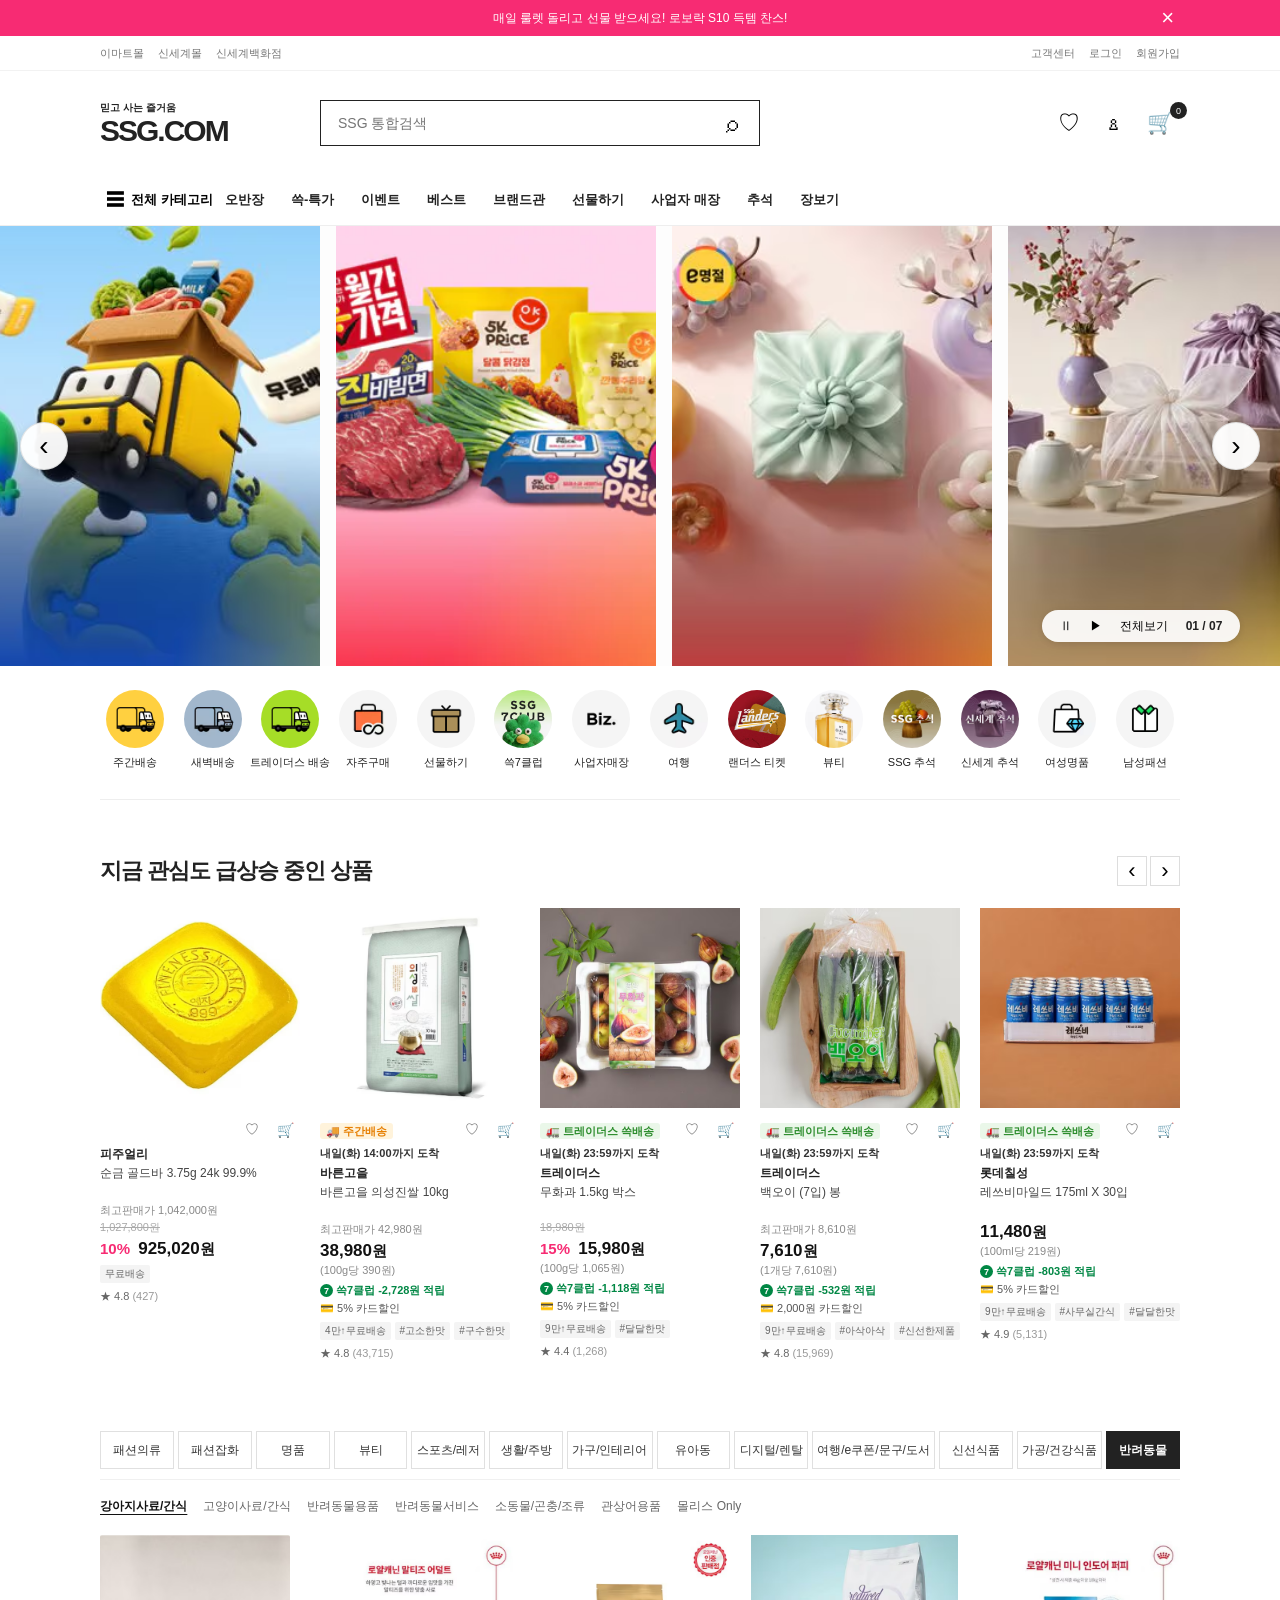
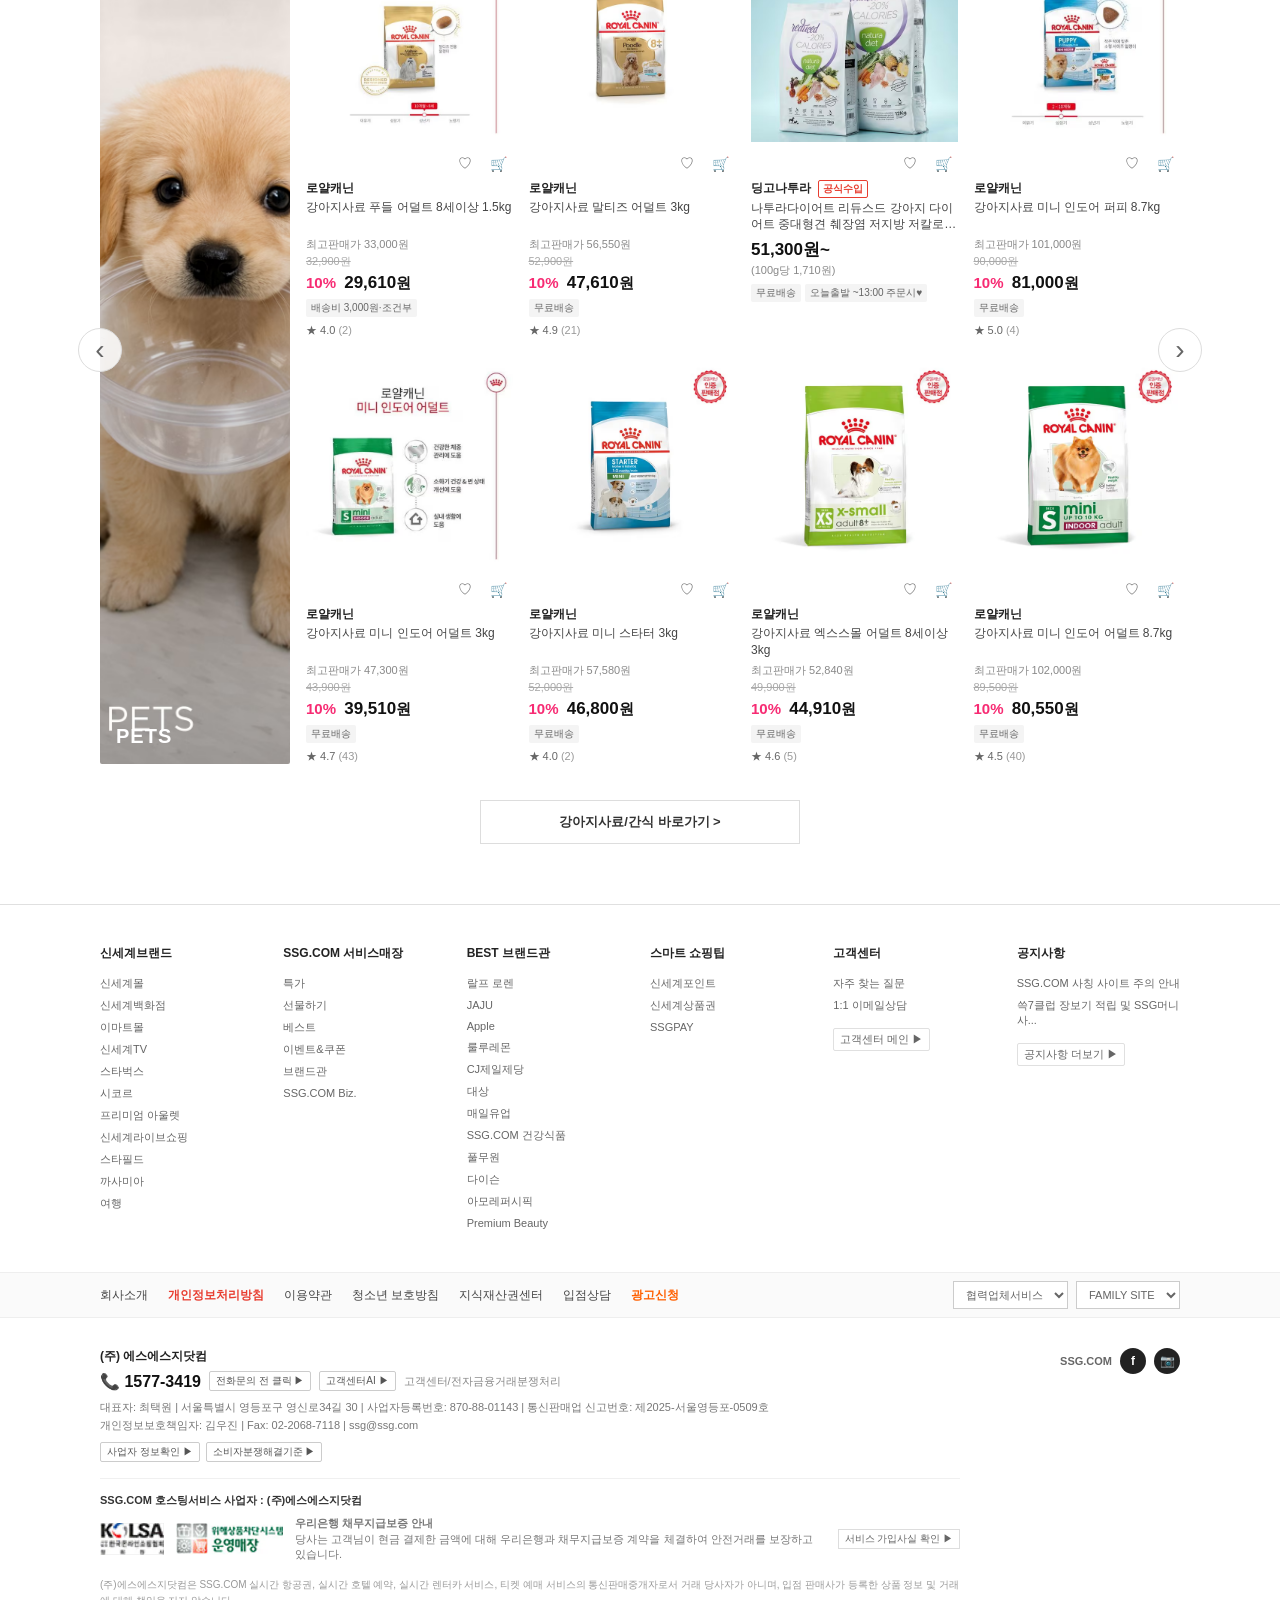
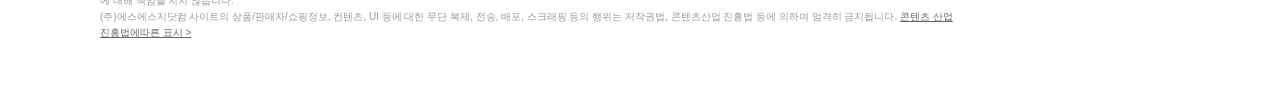
<file: index.html>
<!DOCTYPE html>
<html lang="ko">
<head>
  <meta charset="UTF-8">
  <meta name="viewport" content="width=device-width, initial-scale=1.0">
  <title>SSG.COM</title>
  <link rel="stylesheet" href="./css/reset.css">
  <link rel="stylesheet" href="./css/common.css">
  <link rel="stylesheet" href="./css/main.css">
</head>
<body>

  <!-- 상단 이벤트 띠 -->
  <div class="top-event">
    <div class="top-event-inner">
      <span>매일 룰렛 돌리고 선물 받으세요! 로보락 S10 득템 찬스!</span>
      <button type="button" id="topEventClose">×</button>
    </div>
  </div>

  <!-- 헤더 -->
  <header class="header">
    <div class="header-top">
      <div class="header-top-inner">
        <div class="brand-links">
          <a href="#">이마트몰</a>
          <a href="#">신세계몰</a>
          <a href="#">신세계백화점</a>
        </div>
        <div class="utility-links">
          <a href="#">고객센터</a>
          <a href="#">로그인</a>
          <a href="#">회원가입</a>
        </div>
      </div>
    </div>

    <div class="header-main">
      <div class="header-main-inner">
        <a href="#" class="logo">
          <span class="logo-small">믿고 사는 즐거움</span>
          <strong>SSG.COM</strong>
        </a>

        <form class="search-form" id="searchForm">
          <input type="search" id="searchInput" placeholder="SSG 통합검색" autocomplete="off">
          <button type="submit" aria-label="검색">
            <span class="search-icon">⌕</span>
          </button>
        </form>

        <div class="header-actions">
          <button type="button" aria-label="좋아요">♡</button>
          <button type="button" aria-label="마이페이지">♙</button>
          <button type="button" aria-label="장바구니">
            🛒
            <span class="cart-count">0</span>
          </button>
        </div>
      </div>
    </div>

    <!-- 메인 네비게이션 -->
    <nav class="main-nav">
      <div class="main-nav-inner">
        <button type="button" id="categoryButton" class="category-button">
          <span class="hamburger">☰</span>
          전체 카테고리
        </button>
        <div class="category-panel" id="categoryPanel"></div>
        <div class="nav-links" id="navLinks"></div>
      </div>
    </nav>
  </header>

  <main>
    <!-- 메인 배너 슬라이더 -->
    <section class="main-banner-section">
      <div class="banner-viewport" id="bannerViewport">
        <div class="banner-track" id="bannerTrack"></div>
      </div>

      <button type="button" class="banner-arrow banner-prev" id="bannerPrev" aria-label="이전 배너">‹</button>
      <button type="button" class="banner-arrow banner-next" id="bannerNext" aria-label="다음 배너">›</button>

      <div class="banner-control">
        <button type="button" id="bannerPause" aria-label="자동재생 일시정지">Ⅱ</button>
        <button type="button" id="bannerPlay" aria-label="자동재생 시작">▶</button>
        <button type="button" id="bannerAll">전체보기</button>
        <span id="bannerCounter" class="banner-counter">01 / 08</span>
      </div>
    </section>

    <!-- 빠른 메뉴 -->
    <section class="quick-section">
      <div class="quick-list" id="quickList"></div>
    </section>

    <!-- 관심도 급상승 상품 -->
    <section class="content-section">
      <div class="section-heading">
        <h2>지금 관심도 급상승 중인 상품</h2>
        <div class="section-arrows">
          <button type="button" id="productPrev">‹</button>
          <button type="button" id="productNext">›</button>
        </div>
      </div>

      <div class="product-viewport">
        <div class="product-track" id="productTrack"></div>
      </div>
    </section>

    <!-- 반려동물 / 카테고리 기획전 섹션 -->
    <section class="pet-section">
      <!-- 상단 고정 바 (Sticky Tab Bar) -->
      <div class="sticky-pet-header" id="stickyPetHeader">
        <div class="pet-tab-bar" id="petTabBar"></div>
      </div>

      <!-- 서브 카테고리 바 -->
      <div class="pet-subtab-bar" id="petSubTabBar"></div>

      <!-- 반려동물 상품 영역 (좌측 배너 + 우측 4x2 그리드) -->
      <div class="pet-content-wrap">
        <button type="button" class="pet-nav-arrow pet-nav-prev" aria-label="이전">‹</button>
        <button type="button" class="pet-nav-arrow pet-nav-next" aria-label="다음">›</button>

        <div class="pet-left-banner" id="petLeftBanner"></div>
        <div class="pet-product-grid" id="petProductGrid"></div>
      </div>

      <!-- 바로가기 버튼 링크 -->
      <div class="pet-more-btn-wrap">
        <a href="#" class="pet-more-btn">강아지사료/간식 바로가기 &gt;</a>
      </div>
    </section>
  </main>

  <!-- 하단 상세 푸터 -->
  <footer class="ssg-footer">
    <!-- 1. 사이트맵/서비스 링크 (6단 구성) -->
    <div class="footer-sitemap-wrap">
      <div class="footer-sitemap">
        <div class="sitemap-col">
          <h3>신세계브랜드</h3>
          <ul>
            <li><a href="#">신세계몰</a></li>
            <li><a href="#">신세계백화점</a></li>
            <li><a href="#">이마트몰</a></li>
            <li><a href="#">신세계TV</a></li>
            <li><a href="#">스타벅스</a></li>
            <li><a href="#">시코르</a></li>
            <li><a href="#">프리미엄 아울렛</a></li>
            <li><a href="#">신세계라이브쇼핑</a></li>
            <li><a href="#">스타필드</a></li>
            <li><a href="#">까사미아</a></li>
            <li><a href="#">여행</a></li>
          </ul>
        </div>

        <div class="sitemap-col">
          <h3>SSG.COM 서비스매장</h3>
          <ul>
            <li><a href="#">특가</a></li>
            <li><a href="#">선물하기</a></li>
            <li><a href="#">베스트</a></li>
            <li><a href="#">이벤트&amp;쿠폰</a></li>
            <li><a href="#">브랜드관</a></li>
            <li><a href="#">SSG.COM Biz.</a></li>
          </ul>
        </div>

        <div class="sitemap-col">
          <h3>BEST 브랜드관</h3>
          <ul>
            <li><a href="#">랄프 로렌</a></li>
            <li><a href="#">JAJU</a></li>
            <li><a href="#">Apple</a></li>
            <li><a href="#">룰루레몬</a></li>
            <li><a href="#">CJ제일제당</a></li>
            <li><a href="#">대상</a></li>
            <li><a href="#">매일유업</a></li>
            <li><a href="#">SSG.COM 건강식품</a></li>
            <li><a href="#">풀무원</a></li>
            <li><a href="#">다이슨</a></li>
            <li><a href="#">아모레퍼시픽</a></li>
            <li><a href="#">Premium Beauty</a></li>
          </ul>
        </div>

        <div class="sitemap-col">
          <h3>스마트 쇼핑팁</h3>
          <ul>
            <li><a href="#">신세계포인트</a></li>
            <li><a href="#">신세계상품권</a></li>
            <li><a href="#">SSGPAY</a></li>
          </ul>
        </div>

        <div class="sitemap-col">
          <h3>고객센터</h3>
          <ul>
            <li><a href="#">자주 찾는 질문</a></li>
            <li><a href="#">1:1 이메일상담</a></li>
          </ul>
          <a href="#" class="btn-footer-link">고객센터 메인 ▶</a>
        </div>

        <div class="sitemap-col">
          <h3>공지사항</h3>
          <ul>
            <li><a href="#">SSG.COM 사칭 사이트 주의 안내</a></li>
            <li><a href="#">쓱7클럽 장보기 적립 및 SSG머니 사...</a></li>
          </ul>
          <a href="#" class="btn-footer-link">공지사항 더보기 ▶</a>
        </div>
      </div>
    </div>

    <!-- 2. 하단 정책 링크 & 패밀리 사이트 -->
    <div class="footer-policy-wrap">
      <div class="footer-policy-inner">
        <ul class="policy-links">
          <li><a href="#">회사소개</a></li>
          <li><a href="#" class="text-point">개인정보처리방침</a></li>
          <li><a href="#">이용약관</a></li>
          <li><a href="#">청소년 보호방침</a></li>
          <li><a href="#">지식재산권센터</a></li>
          <li><a href="#">입점상담</a></li>
          <li><a href="#" class="text-orange">광고신청</a></li>
        </ul>

        <div class="family-select-wrap">
          <select aria-label="협력업체서비스">
            <option>협력업체서비스</option>
          </select>
          <select aria-label="FAMILY SITE">
            <option>FAMILY SITE</option>
          </select>
        </div>
      </div>
    </div>

    <!-- 3. 회사 사업자 정보 & 인증 마크 -->
    <div class="footer-company-wrap">
      <div class="footer-company-inner">
        <div class="company-info-left">
          <div class="company-name">(주) 에스에스지닷컴</div>
          <div class="cs-call-line">
            <strong class="cs-tel">📞 1577-3419</strong>
            <button type="button" class="btn-corp">전화문의 전 클릭 ▶</button>
            <button type="button" class="btn-corp">고객센터AI ▶</button>
            <span class="cs-desc">고객센터/전자금융거래분쟁처리</span>
          </div>
          <p class="corp-desc">
            대표자: 최택원 | 서울특별시 영등포구 영신로34길 30 | 사업자등록번호: 870-88-01143 | 통신판매업 신고번호: 제2025-서울영등포-0509호<br>
            개인정보보호책임자: 김우진 | Fax: 02-2068-7118 | ssg@ssg.com
          </p>
          <div class="corp-btns">
            <button type="button" class="btn-corp">사업자 정보확인 ▶</button>
            <button type="button" class="btn-corp">소비자분쟁해결기준 ▶</button>
          </div>

          <div class="safe-trade-line">
            <strong>SSG.COM 호스팅서비스 사업자 : (주)에스에스지닷컴</strong>
            <div class="safe-badges">
              <img src="./image/콜사.png" alt="한국온라인쇼핑협회" class="auth-img">
              <img src="./image/운영매장.png" alt="위해상품차단시스템" class="auth-img">
              <div class="safe-bank-text">
                <strong>우리은행 채무지급보증 안내</strong><br>
                당사는 고객님이 현금 결제한 금액에 대해 우리은행과 채무지급보증 계약을 체결하여 안전거래를 보장하고 있습니다.
              </div>
              <button type="button" class="btn-corp-small">서비스 가입사실 확인 ▶</button>
            </div>
          </div>

          <p class="copyright-notice">
            (주)에스에스지닷컴은 SSG.COM 실시간 항공권, 실시간 호텔 예약, 실시간 렌터카 서비스, 티켓 예매 서비스의 통신판매중개자로서 거래 당사자가 아니며, 입점 판매사가 등록한 상품 정보 및 거래에 대해 책임을 지지 않습니다.<br>
            (주)에스에스지닷컴 사이트의 상품/판매자/쇼핑정보, 컨텐츠, UI 등에 대한 무단 복제, 전송, 배포, 스크래핑 등의 행위는 저작권법, 콘텐츠산업 진흥법 등에 의하여 엄격히 금지됩니다. <span>콘텐츠 산업 진흥법에따른 표시 &gt;</span>
          </p>
        </div>

        <div class="company-info-right">
          <div class="sns-icons">
            <span class="sns-logo-text">SSG.COM</span>
            <a href="#" class="sns-circle" aria-label="Facebook">f</a>
            <a href="#" class="sns-circle" aria-label="Instagram">📷</a>
          </div>
        </div>
      </div>
    </div>
  </footer>

  <script type="module" src="./js/main.js"></script>
</body>
</html>
</file>
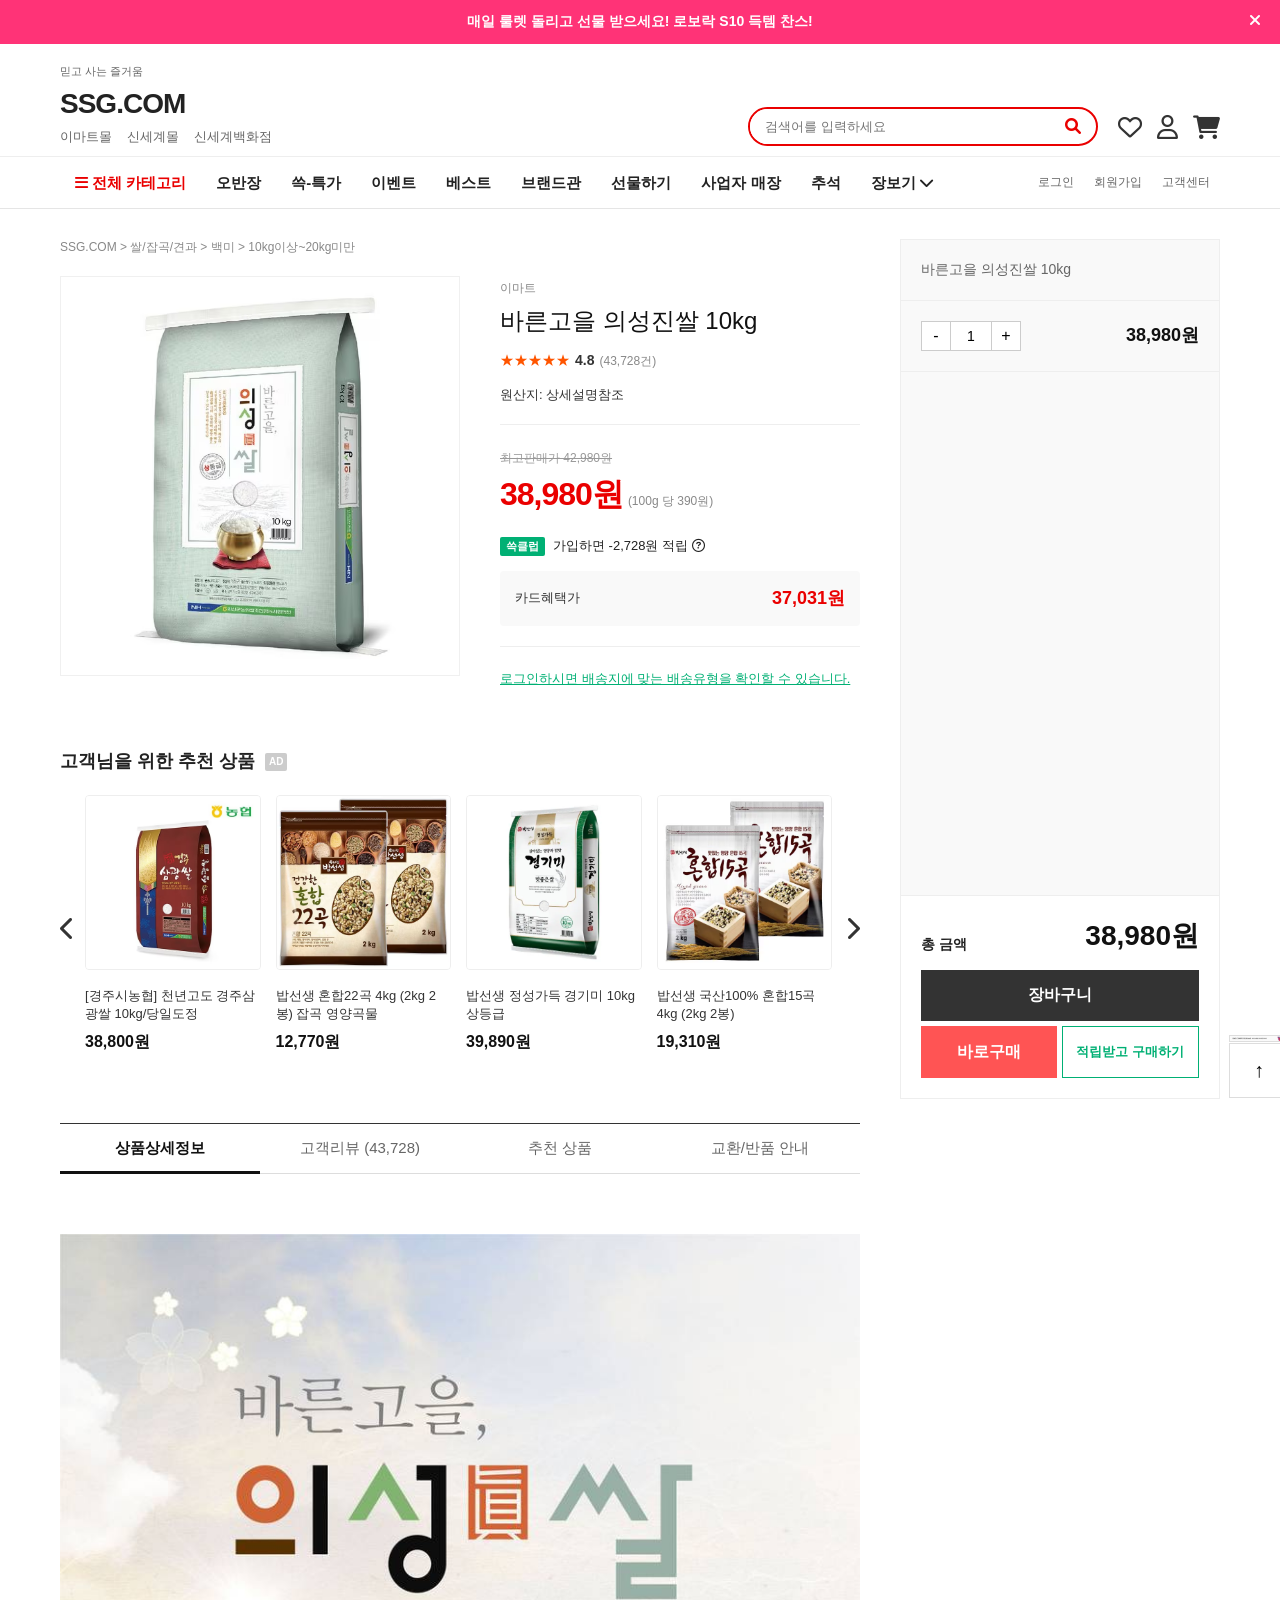
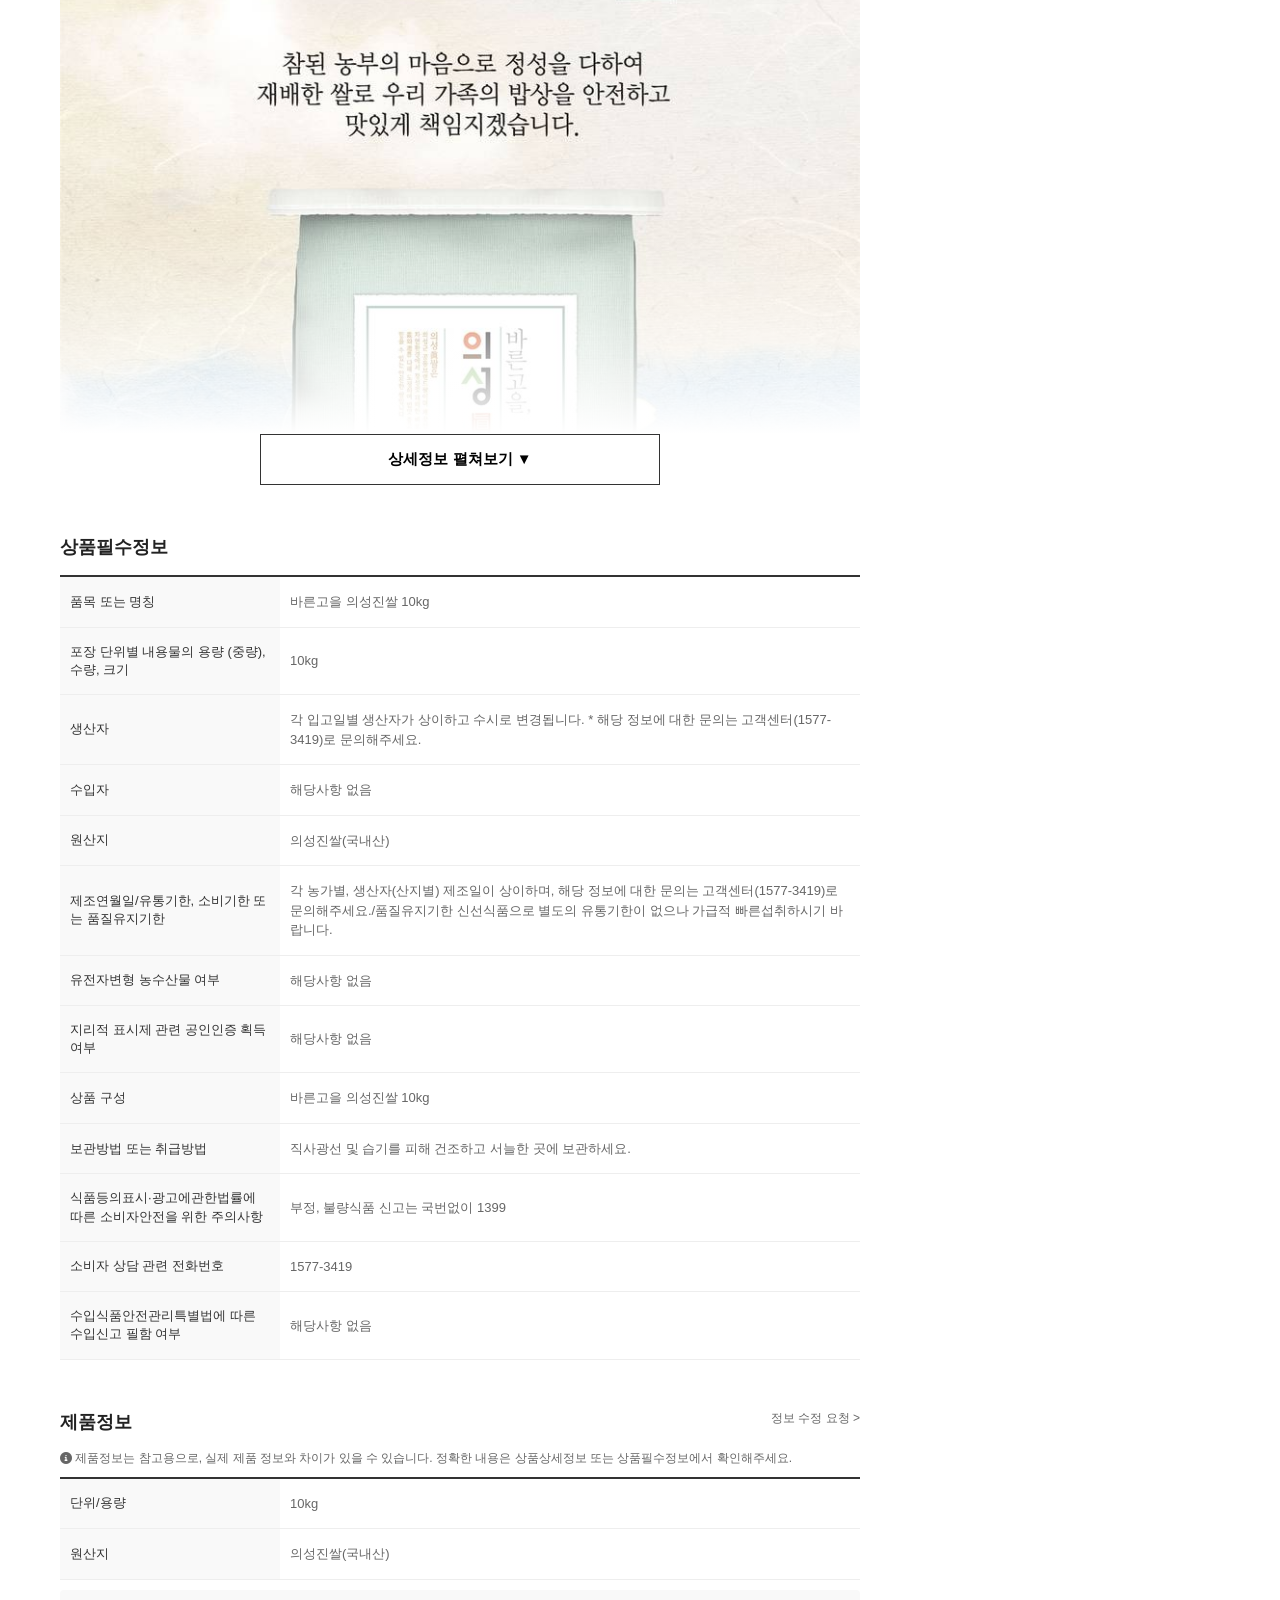
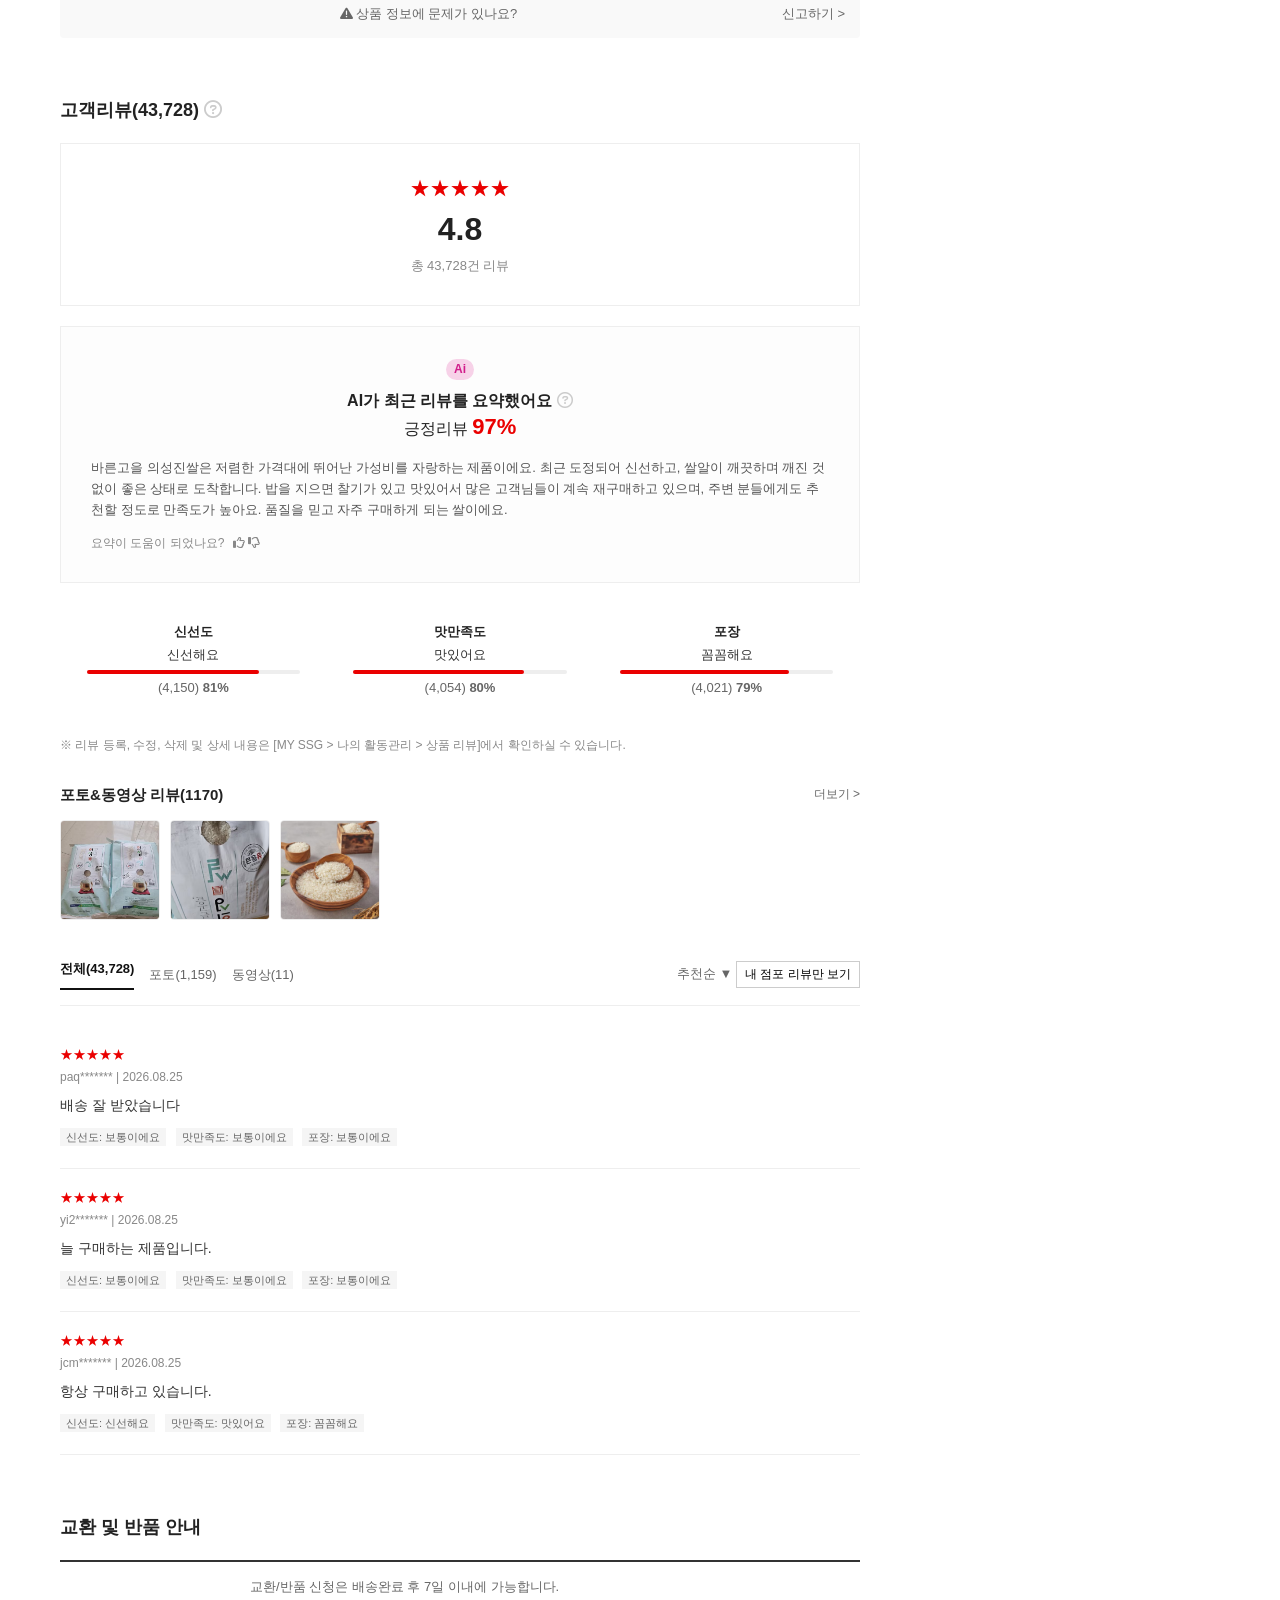
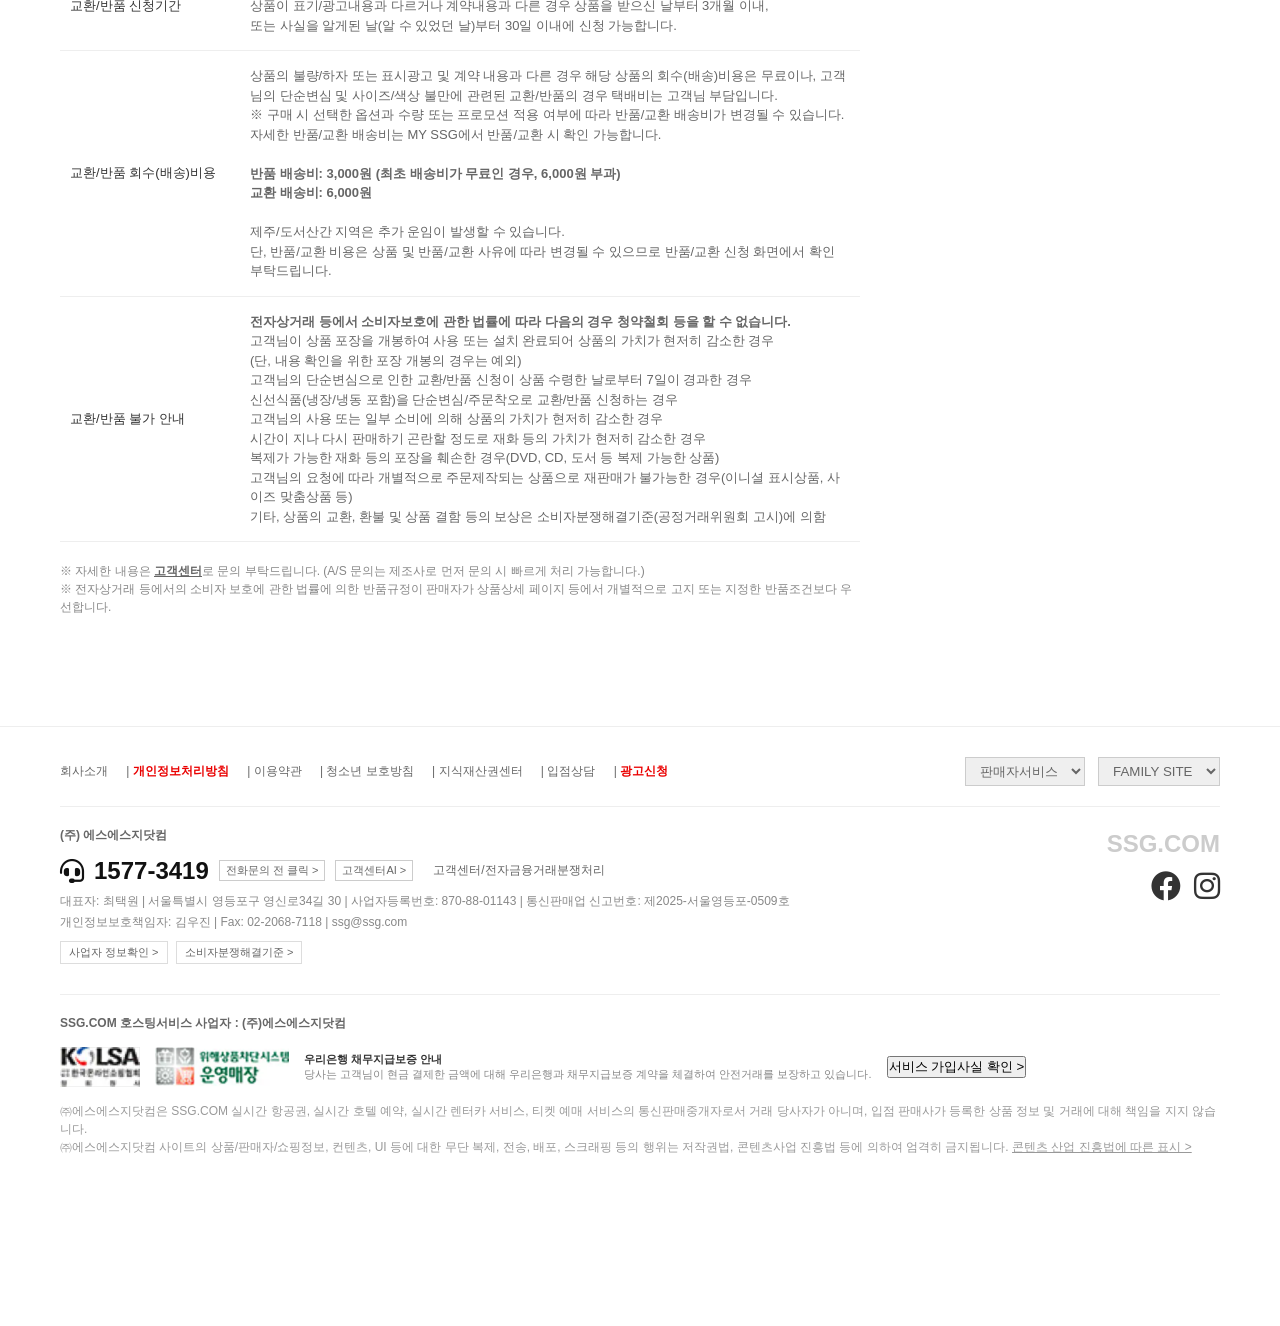
<file: detail.html>
<!DOCTYPE html>
<html lang="ko">
<head>
    <meta charset="UTF-8">
    <meta name="viewport" content="width=device-width, initial-scale=1.0">
    <title>바른고을 의성진쌀 10kg - 상품 상세</title>
    <link rel="stylesheet" href="./css/detail.css">
    <link rel="stylesheet" href="https://cdnjs.cloudflare.com/ajax/libs/font-awesome/6.0.0/css/all.min.css">
</head>
<body>
    <!-- 최상단 띠 배너 -->
    <div class="top-event-banner">
        매일 룰렛 돌리고 선물 받으세요! 로보락 S10 득템 찬스! <button class="close-btn"><i class="fas fa-times"></i></button>
    </div>

    <!-- 헤더 -->
    <header class="header">
        <div class="header-inner">
            <div class="logo-area">
                <span class="trust-text">믿고 사는 즐거움</span>
                <a href="./index.html" class="logo" aria-label="SSG.COM 메인으로 이동">SSG.COM</a>
                <div class="mall-links">
                    <a href="#">이마트몰</a>
                    <a href="#">신세계몰</a>
                    <a href="#">신세계백화점</a>
                </div>
            </div>
            <div class="search-area">
                <div class="search-box">
                    <input type="text" placeholder="검색어를 입력하세요">
                    <button><i class="fas fa-search"></i></button>
                </div>
                <div class="user-icons">
                    <i class="far fa-heart"></i>
                    <i class="far fa-user"></i>
                    <i class="fas fa-shopping-cart"></i>
                </div>
            </div>
        </div>
        <nav class="gnb">
            <div class="gnb-inner">
                <ul class="gnb-left">
                    <li class="all-category"><i class="fas fa-bars"></i> 전체 카테고리</li>
                    <li>오반장</li>
                    <li>쓱-특가</li>
                    <li>이벤트</li>
                    <li>베스트</li>
                    <li>브랜드관</li>
                    <li>선물하기</li>
                    <li>사업자 매장</li>
                    <li>추석</li>
                    <li>장보기 <i class="fas fa-chevron-down"></i></li>
                </ul>
                <ul class="gnb-right">
                    <li>로그인</li>
                    <li>회원가입</li>
                    <li>고객센터</li>
                </ul>
            </div>
        </nav>
    </header>

    <!-- 메인 레이아웃 (좌측 컨텐츠 + 우측 사이드바) -->
    <main class="main-container">
        
        <div class="content-left">
            <nav class="breadcrumb" id="product-category"></nav>

            <!-- 상품 주요 스펙 -->
            <section class="product-top-section">
                <div class="image-gallery">
                    <div class="main-image-box">
                        <img id="product-image" src="" alt="바른고을 의성진쌀 10kg">
                    </div>
                </div>
                
                <div class="spec-info">
                    <span class="mall-tag">이마트</span>
                    <h1 class="product-title" id="product-title"></h1>
                    
                    <div class="rating-review">
                        <span class="stars">★★★★★</span>
                        <span class="rating-score" id="product-rating"></span>
                        <span class="review-count" id="product-reviews"></span>
                    </div>

                    <div class="origin-info" id="product-origin"></div>

                    <div class="price-area">
                        <div class="orig-price-row">
                            <span class="orig-price" id="product-orig-price"></span>
                        </div>
                        <div class="current-price-row">
                            <span class="price" id="product-price"></span>
                            <span class="unit-price" id="product-unit"></span>
                        </div>
                    </div>

                    <div class="benefit-box">
                        <div class="benefit-row">
                            <span class="badge-green">쓱클럽</span>
                            <span id="benefit-desc">가입하면 -2,728원 적립 <i class="far fa-question-circle"></i></span>
                        </div>
                        <div class="card-price-row">
                            <span class="card-label">카드혜택가</span>
                            <strong class="card-price" id="product-card-price"></strong>
                        </div>
                    </div>
                    
                    <div class="delivery-info">
                        <a href="#">로그인하시면 배송지에 맞는 배송유형을 확인할 수 있습니다.</a>
                    </div>
                </div>
            </section>

            <!-- 추천 상품 슬라이더 (좌우 화살표 포함) -->
            <section class="recommend-section">
                <h3 class="section-title">고객님을 위한 추천 상품 <span class="ad-badge">AD</span></h3>
                <div class="recommend-slider-wrap">
                    <button class="slider-btn prev"><i class="fas fa-chevron-left"></i></button>
                    <div class="recommend-grid" id="recommend-grid">
                        <!-- JS 렌더링 -->
                    </div>
                    <button class="slider-btn next"><i class="fas fa-chevron-right"></i></button>
                </div>
            </section>

            <!-- 스티키 탭 메뉴 (반응형 바) -->
            <div class="tab-wrapper" id="tab-wrapper">
                <div class="tab-menu">
                    <button class="tab-btn active" onclick="scrollToSection('detail-section', this)">상품상세정보</button>
                    <button class="tab-btn" onclick="scrollToSection('review-section', this)">고객리뷰 (43,728)</button>
                    <button class="tab-btn" onclick="scrollToSection('recommend-section', this)">추천 상품</button>
                    <button class="tab-btn" onclick="scrollToSection('return-section', this)">교환/반품 안내</button>
                </div>
            </div>

            <!-- 상세 컨텐츠 탭 영역 -->
            <div class="tab-content-area">
                
                <!-- 상품상세정보 (내부사진 + 펼쳐보기) -->
                <div id="detail-section" class="content-section">
                    
                    <!-- 이미지 상세 (처음엔 상단만 보이게) -->
                    <div class="detail-img-wrap" id="detail-img-wrap">
                        <img id="detail-img" src="" alt="상품 상세설명">
                        <div class="gradient-cover" id="gradient-cover"></div>
                    </div>
                    
                    <!-- 펼쳐보기 버튼 -->
                    <div class="expand-container">
                        <button class="btn-expand" id="btn-expand" onclick="toggleDetail()">상세정보 펼쳐보기 ▼</button>
                    </div>

                    <!-- 상품필수정보 표 -->
                    <div class="product-info-table">
                        <h3>상품필수정보</h3>
                        <table>
                            <tr>
                                <th>품목 또는 명칭</th>
                                <td>바른고을 의성진쌀 10kg</td>
                            </tr>
                            <tr>
                                <th>포장 단위별 내용물의 용량 (중량), 수량, 크기</th>
                                <td>10kg</td>
                            </tr>
                            <tr>
                                <th>생산자</th>
                                <td>각 입고일별 생산자가 상이하고 수시로 변경됩니다. * 해당 정보에 대한 문의는 고객센터(1577-3419)로 문의해주세요.</td>
                            </tr>
                            <tr>
                                <th>수입자</th>
                                <td>해당사항 없음</td>
                            </tr>
                            <tr>
                                <th>원산지</th>
                                <td>의성진쌀(국내산)</td>
                            </tr>
                            <tr>
                                <th>제조연월일/유통기한, 소비기한 또는 품질유지기한</th>
                                <td>각 농가별, 생산자(산지별) 제조일이 상이하며, 해당 정보에 대한 문의는 고객센터(1577-3419)로 문의해주세요./품질유지기한 신선식품으로 별도의 유통기한이 없으나 가급적 빠른섭취하시기 바랍니다.</td>
                            </tr>
                            <tr>
                                <th>유전자변형 농수산물 여부</th>
                                <td>해당사항 없음</td>
                            </tr>
                            <tr>
                                <th>지리적 표시제 관련 공인인증 획득여부</th>
                                <td>해당사항 없음</td>
                            </tr>
                            <tr>
                                <th>상품 구성</th>
                                <td>바른고을 의성진쌀 10kg</td>
                            </tr>
                            <tr>
                                <th>보관방법 또는 취급방법</th>
                                <td>직사광선 및 습기를 피해 건조하고 서늘한 곳에 보관하세요.</td>
                            </tr>
                            <tr>
                                <th>식품등의표시·광고에관한법률에 따른 소비자안전을 위한 주의사항</th>
                                <td>부정, 불량식품 신고는 국번없이 1399</td>
                            </tr>
                            <tr>
                                <th>소비자 상담 관련 전화번호</th>
                                <td>1577-3419</td>
                            </tr>
                            <tr>
                                <th>수입식품안전관리특별법에 따른 수입신고 필함 여부</th>
                                <td>해당사항 없음</td>
                            </tr>
                        </table>
                    </div>
                    
                    <div class="product-info-table">
                        <h3>제품정보 <span style="float:right; font-size:12px; font-weight:normal; color:#666;">정보 수정 요청 ></span></h3>
                        <p style="font-size:12px; color:#666; margin-bottom:10px;"><i class="fas fa-info-circle"></i> 제품정보는 참고용으로, 실제 제품 정보와 차이가 있을 수 있습니다. 정확한 내용은 상품상세정보 또는 상품필수정보에서 확인해주세요.</p>
                        <table>
                            <tr>
                                <th>단위/용량</th>
                                <td>10kg</td>
                            </tr>
                            <tr>
                                <th>원산지</th>
                                <td>의성진쌀(국내산)</td>
                            </tr>
                        </table>
                        <div class="report-box">
                            <i class="fas fa-exclamation-triangle"></i> 상품 정보에 문제가 있나요? <span style="float:right;">신고하기 ></span>
                        </div>
                    </div>
                </div>

                <!-- 고객 리뷰 -->
                <div id="review-section" class="content-section review-section">
                    <h3>고객리뷰(43,728) <i class="far fa-question-circle" style="color:#ccc;"></i></h3>
                    
                    <div class="review-summary">
                        <div class="review-score">
                            <div class="stars-large">★★★★★</div>
                            <div class="score-num">4.8</div>
                            <div class="total-reviews">총 43,728건 리뷰</div>
                        </div>
                    </div>

                    <div class="ai-summary">
                        <div class="ai-icon">Ai</div>
                        <h4>AI가 최근 리뷰를 요약했어요 <i class="far fa-question-circle" style="color:#ccc;"></i></h4>
                        <div class="positive-rate">긍정리뷰 <strong>97%</strong></div>
                        <p>바른고을 의성진쌀은 저렴한 가격대에 뛰어난 가성비를 자랑하는 제품이에요. 최근 도정되어 신선하고, 쌀알이 깨끗하며 깨진 것 없이 좋은 상태로 도착합니다. 밥을 지으면 찰기가 있고 맛있어서 많은 고객님들이 계속 재구매하고 있으며, 주변 분들에게도 추천할 정도로 만족도가 높아요. 품질을 믿고 자주 구매하게 되는 쌀이에요.</p>
                        <div class="ai-feedback">
                            요약이 도움이 되었나요? <i class="far fa-thumbs-up" style="margin-left:5px;"></i> <i class="far fa-thumbs-down"></i>
                        </div>
                    </div>
                    
                    <div class="review-chart">
                        <div class="chart-item">
                            <div class="chart-title">신선도</div>
                            <div class="chart-val">신선해요</div>
                            <div class="bar-bg"><div class="bar-fill" style="width:81%;"></div></div>
                            <div class="chart-stat">(4,150) <strong>81%</strong></div>
                        </div>
                        <div class="chart-item">
                            <div class="chart-title">맛만족도</div>
                            <div class="chart-val">맛있어요</div>
                            <div class="bar-bg"><div class="bar-fill" style="width:80%;"></div></div>
                            <div class="chart-stat">(4,054) <strong>80%</strong></div>
                        </div>
                        <div class="chart-item">
                            <div class="chart-title">포장</div>
                            <div class="chart-val">꼼꼼해요</div>
                            <div class="bar-bg"><div class="bar-fill" style="width:79%;"></div></div>
                            <div class="chart-stat">(4,021) <strong>79%</strong></div>
                        </div>
                    </div>
                    <p class="review-notice">※ 리뷰 등록, 수정, 삭제 및 상세 내용은 [MY SSG > 나의 활동관리 > 상품 리뷰]에서 확인하실 수 있습니다.</p>

                    <div class="photo-reviews">
                        <h4>포토&동영상 리뷰(1170) <span class="more">더보기 ></span></h4>
                        <div class="photo-grid" id="photo-grid">
                            <!-- JS 연동 -->
                        </div>
                    </div>

                    <div class="review-filter">
                        <strong style="color:#111; border-bottom: 2px solid #111; padding-bottom:10px;">전체(43,728)</strong>
                        <span>포토(1,159)</span>
                        <span>동영상(11)</span>
                        <div class="filter-right">추천순 ▼ <button class="btn-store-only">내 점포 리뷰만 보기</button></div>
                    </div>

                    <div class="review-list" id="review-list">
                        <!-- JS 연동 -->
                    </div>
                </div>

                <!-- 교환 반품 -->
                <div id="return-section" class="content-section return-section">
                    <h3>교환 및 반품 안내</h3>
                    <div class="return-info-box">
                        <table>
                            <tr>
                                <th>교환/반품 신청기간</th>
                                <td>
                                    교환/반품 신청은 배송완료 후 7일 이내에 가능합니다.<br>
                                    상품이 표기/광고내용과 다르거나 계약내용과 다른 경우 상품을 받으신 날부터 3개월 이내,<br>
                                    또는 사실을 알게된 날(알 수 있었던 날)부터 30일 이내에 신청 가능합니다.
                                </td>
                            </tr>
                            <tr>
                                <th>교환/반품 회수(배송)비용</th>
                                <td>
                                    상품의 불량/하자 또는 표시광고 및 계약 내용과 다른 경우 해당 상품의 회수(배송)비용은 무료이나, 고객님의 단순변심 및 사이즈/색상 불만에 관련된 교환/반품의 경우 택배비는 고객님 부담입니다.<br>
                                    ※ 구매 시 선택한 옵션과 수량 또는 프로모션 적용 여부에 따라 반품/교환 배송비가 변경될 수 있습니다. 자세한 반품/교환 배송비는 MY SSG에서 반품/교환 시 확인 가능합니다.<br><br>
                                    <strong>반품 배송비: 3,000원 (최초 배송비가 무료인 경우, 6,000원 부과)</strong><br>
                                    <strong>교환 배송비: 6,000원</strong><br><br>
                                    제주/도서산간 지역은 추가 운임이 발생할 수 있습니다.<br>
                                    단, 반품/교환 비용은 상품 및 반품/교환 사유에 따라 변경될 수 있으므로 반품/교환 신청 화면에서 확인 부탁드립니다.
                                </td>
                            </tr>
                            <tr>
                                <th>교환/반품 불가 안내</th>
                                <td>
                                    <strong>전자상거래 등에서 소비자보호에 관한 법률에 따라 다음의 경우 청약철회 등을 할 수 없습니다.</strong><br>
                                    고객님이 상품 포장을 개봉하여 사용 또는 설치 완료되어 상품의 가치가 현저히 감소한 경우<br>
                                    (단, 내용 확인을 위한 포장 개봉의 경우는 예외)<br>
                                    고객님의 단순변심으로 인한 교환/반품 신청이 상품 수령한 날로부터 7일이 경과한 경우<br>
                                    신선식품(냉장/냉동 포함)을 단순변심/주문착오로 교환/반품 신청하는 경우<br>
                                    고객님의 사용 또는 일부 소비에 의해 상품의 가치가 현저히 감소한 경우<br>
                                    시간이 지나 다시 판매하기 곤란할 정도로 재화 등의 가치가 현저히 감소한 경우<br>
                                    복제가 가능한 재화 등의 포장을 훼손한 경우(DVD, CD, 도서 등 복제 가능한 상품)<br>
                                    고객님의 요청에 따라 개별적으로 주문제작되는 상품으로 재판매가 불가능한 경우(이니셜 표시상품, 사이즈 맞춤상품 등)<br>
                                    기타, 상품의 교환, 환불 및 상품 결함 등의 보상은 소비자분쟁해결기준(공정거래위원회 고시)에 의함
                                </td>
                            </tr>
                        </table>
                        <p class="return-notice">
                            ※ 자세한 내용은 <strong style="text-decoration:underline; color:#666;">고객센터</strong>로 문의 부탁드립니다. (A/S 문의는 제조사로 먼저 문의 시 빠르게 처리 가능합니다.)<br>
                            ※ 전자상거래 등에서의 소비자 보호에 관한 법률에 의한 반품규정이 판매자가 상품상세 페이지 등에서 개별적으로 고지 또는 지정한 반품조건보다 우선합니다.
                        </p>
                    </div>
                </div>
            </div>
        </div>

        <!-- 우측 플로팅 사이드바 (스크롤 따라다님) -->
        <aside class="right-floating-bar" id="right-floating-bar">
            <div class="floating-product-title">바른고을 의성진쌀 10kg</div>
            <div class="qty-selector">
                <button>-</button>
                <input type="text" value="1" readonly>
                <button>+</button>
                <strong class="floating-price-top">38,980원</strong>
            </div>
            
            <div class="floating-bottom">
                <div class="total-price-box">
                    <span>총 금액</span>
                    <strong id="floating-price">38,980원</strong>
                </div>
                <div class="floating-buttons">
                    <button class="btn-cart">장바구니</button>
                    <div class="btn-row">
                        <a id="floating-buy-link" href="" class="btn-buy">바로구매</a>
                        <button class="btn-gift">적립받고 구매하기</button>
                    </div>
                </div>
            </div>
            
            <div class="side-ad">
                <img src="./image/detail/카드할부.webp" alt="AD">
            </div>
            <div class="top-btn-wrap">
                <button class="btn-top" onclick="window.scrollTo({top:0, behavior:'smooth'})">↑</button>
            </div>
        </aside>
    </main>

    <!-- 푸터 -->
    <footer class="footer">
        <div class="footer-inner">
            <div class="footer-top-links">
                <div class="links-left">
                    <a href="#">회사소개</a> | 
                    <a href="#" class="highlight">개인정보처리방침</a> | 
                    <a href="#">이용약관</a> | 
                    <a href="#">청소년 보호방침</a> | 
                    <a href="#">지식재산권센터</a> | 
                    <a href="#">입점상담</a> | 
                    <a href="#" class="highlight">광고신청</a>
                </div>
                <div class="links-right">
                    <select><option>판매자서비스</option></select>
                    <select><option>FAMILY SITE</option></select>
                </div>
            </div>
            <div class="footer-info">
                <div class="info-left">
                    <p><strong>(주) 에스에스지닷컴</strong></p>
                    <p class="cs-phone"><i class="fas fa-headset"></i> 1577-3419 
                        <button class="small-btn">전화문의 전 클릭 ></button> 
                        <button class="small-btn">고객센터AI ></button>
                        <span class="sub-link">고객센터/전자금융거래분쟁처리</span>
                    </p>
                    <p class="company-details">대표자: 최택원 | 서울특별시 영등포구 영신로34길 30 | 사업자등록번호: 870-88-01143 | 통신판매업 신고번호: 제2025-서울영등포-0509호</p>
                    <p class="company-details">개인정보보호책임자: 김우진 | Fax: 02-2068-7118 | ssg@ssg.com</p>
                    <div class="info-btns">
                        <button>사업자 정보확인 ></button>
                        <button>소비자분쟁해결기준 ></button>
                    </div>
                </div>
                <div class="info-right">
                    <span style="font-size:24px; font-weight:bold; color:#ccc;">SSG.COM</span>
                    <div class="sns-icons">
                        <i class="fab fa-facebook" style="font-size: 30px; color: #333;"></i>
                        <i class="fab fa-instagram" style="font-size: 30px; color: #333; margin-left:10px;"></i>
                    </div>
                </div>
            </div>
            <div class="footer-bottom">
                <p><strong>SSG.COM 호스팅서비스 사업자 : (주)에스에스지닷컴</strong></p>
                <div class="footer-logos">
                    <img src="./image/detail/콜사.png" alt="KOLSA" style="height:40px;">
                    <img src="./image/detail/운영매장.png" alt="위해상품차단시스템" style="height:40px;">
                    <div class="guarantee-text">
                        <strong>우리은행 채무지급보증 안내</strong><br>
                        당사는 고객님이 현금 결제한 금액에 대해 우리은행과 채무지급보증 계약을 체결하여 안전거래를 보장하고 있습니다.
                    </div>
                    <button class="small-btn">서비스 가입사실 확인 ></button>
                </div>
                <p class="copyright">
                    ㈜에스에스지닷컴은 SSG.COM 실시간 항공권, 실시간 호텔 예약, 실시간 렌터카 서비스, 티켓 예매 서비스의 통신판매중개자로서 거래 당사자가 아니며, 입점 판매사가 등록한 상품 정보 및 거래에 대해 책임을 지지 않습니다.<br>
                    ㈜에스에스지닷컴 사이트의 상품/판매자/쇼핑정보, 컨텐츠, UI 등에 대한 무단 복제, 전송, 배포, 스크래핑 등의 행위는 저작권법, 콘텐츠사업 진흥법 등에 의하여 엄격히 금지됩니다. <a href="#" style="text-decoration:underline;">콘텐츠 산업 진흥법에 따른 표시 ></a>
                </p>
            </div>
        </div>
    </footer>

    <script type="module" src="./js/detail.js"></script>
</body>
</html>
</file>
<file: css/common.css>
body {
  color: #222;
  background: #fff;
  font-family: Arial, "Noto Sans KR", "Malgun Gothic", sans-serif;
}

/* 상단 이벤트 */
.top-event {
  height: 36px;
  background: #f72b73;
  color: #fff;
}

.top-event-inner {
  width: 1080px;
  height: 100%;
  margin: 0 auto;
  display: flex;
  align-items: center;
  justify-content: center;
  position: relative;
  font-size: 12px;
}

.top-event-inner button {
  position: absolute;
  right: 0;
  color: #fff;
  font-size: 22px;
  line-height: 1;
}

/* 헤더 */
.header {
  background: #fff;
  border-bottom: 1px solid #eee;
}

.header-top {
  border-bottom: 1px solid #f2f2f2;
}

.header-top-inner {
  width: 1080px;
  height: 34px;
  margin: 0 auto;
  display: flex;
  align-items: center;
  justify-content: space-between;
  font-size: 11px;
  color: #777;
}

.brand-links, .utility-links {
  display: flex;
  gap: 14px;
}

.header-main-inner {
  width: 1080px;
  height: 104px;
  margin: 0 auto;
  display: flex;
  align-items: center;
  gap: 60px;
}

.logo {
  width: 160px;
  display: flex;
  flex-direction: column;
}

.logo-small {
  margin-bottom: 1px;
  font-size: 10px;
  font-weight: 600;
}

.logo strong {
  font-size: 30px;
  letter-spacing: -2px;
  line-height: 1;
}

.search-form {
  width: 440px;
  height: 46px;
  display: flex;
  border: 1px solid #222;
}

.search-form input {
  flex: 1;
  min-width: 0;
  padding: 0 17px;
  border: 0;
  outline: 0;
  font-size: 14px;
}

.search-form button {
  width: 55px;
  display: flex;
  align-items: center;
  justify-content: center;
}

.search-icon {
  font-size: 24px;
}

.header-actions {
  margin-left: auto;
  display: flex;
  align-items: center;
  gap: 16px;
}

.header-actions button {
  position: relative;
  font-size: 22px;
}

.cart-count {
  position: absolute;
  right: -7px;
  top: -7px;
  width: 17px;
  height: 17px;
  display: flex;
  align-items: center;
  justify-content: center;
  border-radius: 50%;
  background: #222;
  color: #fff;
  font-size: 9px;
}

/* 네비게이션 */
.main-nav {
  height: 50px;
}

.main-nav-inner {
  width: 1080px;
  height: 100%;
  margin: 0 auto;
  display: flex;
  align-items: center;
  position: relative;
}

.category-button {
  width: 125px;
  display: flex;
  align-items: center;
  gap: 7px;
  font-size: 13px;
  font-weight: 700;
}

.hamburger {
  font-size: 18px;
}

.nav-links {
  display: flex;
  align-items: center;
  gap: 27px;
  font-size: 13px;
  font-weight: 700;
  white-space: nowrap;
}

.nav-links a:hover {
  color: #f72b73;
}

.category-panel {
  display: none;
  position: absolute;
  left: 0;
  top: 50px;
  z-index: 50;
  width: 250px;
  padding: 16px;
  background: #fff;
  border: 1px solid #ddd;
  box-shadow: 0 10px 30px rgba(0, 0, 0, 0.12);
}

.category-panel.open {
  display: grid;
  grid-template-columns: 1fr 1fr;
  gap: 5px 15px;
}

.category-panel button {
  padding: 9px 4px;
  text-align: left;
  font-size: 13px;
}
</file>
<file: css/main.css>
/* 메인 배너 슬라이더 */
.main-banner-section {
  width: 100%;
  position: relative;
  overflow: hidden;
  background: #fdfdfd;
}

.banner-viewport {
  width: 100%;
  overflow: hidden;
  position: relative;
}

.banner-track {
  display: flex;
  gap: 16px;
  will-change: transform;
}

.banner-slide {
  flex: 0 0 calc((100vw - 80px) / 5);
  min-width: 320px;
  max-width: 380px;
  height: 440px;
  position: relative;
  background: #f7f7f7;
  overflow: hidden;
}

.banner-slide-inner {
  width: 100%;
  height: 100%;
  position: relative;
}

.banner-image {
  width: 100%;
  height: 100%;
  object-fit: cover;
  transition: transform 0.4s ease;
}

.banner-slide:hover .banner-image {
  transform: scale(1.02);
}

.banner-arrow {
  position: absolute;
  top: 50%;
  z-index: 10;
  width: 48px;
  height: 48px;
  transform: translateY(-50%);
  border: 1px solid rgba(0, 0, 0, 0.1);
  border-radius: 50%;
  background: rgba(255, 255, 255, 0.95);
  box-shadow: 0 4px 10px rgba(0, 0, 0, 0.15);
  font-size: 28px;
  display: flex;
  align-items: center;
  justify-content: center;
  cursor: pointer;
  transition: background 0.2s, transform 0.2s;
}

.banner-arrow:hover {
  background: #fff;
  transform: translateY(-50%) scale(1.08);
}

.banner-prev { left: 20px; }
.banner-next { right: 20px; }

.banner-control {
  position: absolute;
  right: 40px;
  bottom: 24px;
  z-index: 20;
  height: 32px;
  display: flex;
  align-items: center;
  gap: 6px;
  padding: 0 12px;
  background: rgba(255, 255, 255, 0.92);
  border-radius: 16px;
  box-shadow: 0 2px 6px rgba(0, 0, 0, 0.1);
  font-size: 12px;
}

.banner-counter {
  min-width: 48px;
  text-align: center;
  font-weight: 700;
  font-size: 12px;
  color: #222;
}

/* 퀵 메뉴 */
.quick-section {
  width: 1080px;
  margin: 0 auto;
  padding: 24px 0 30px;
  border-bottom: 1px solid #eee;
}

.quick-list {
  display: grid;
  grid-template-columns: repeat(14, 1fr);
  gap: 8px;
}

.quick-item {
  display: flex;
  flex-direction: column;
  align-items: center;
  gap: 8px;
  min-width: 0;
}

.quick-icon {
  width: 58px;
  height: 58px;
  display: flex;
  align-items: center;
  justify-content: center;
  overflow: hidden;
  border-radius: 50%;
  background: #f5f5f5;
}

.quick-icon img {
  width: 100%;
  height: 100%;
  object-fit: cover;
}

.quick-name {
  font-size: 11px;
  line-height: 1.2;
  text-align: center;
  white-space: nowrap;
}

/* 관심 상품 공통 섹션 */
.content-section {
  width: 1080px;
  margin: 0 auto;
  padding: 56px 0 40px;
}

.section-heading {
  display: flex;
  align-items: center;
  margin-bottom: 22px;
}

.section-heading h2 {
  margin: 0;
  font-size: 22px;
  letter-spacing: -1px;
}

.section-arrows {
  margin-left: auto;
  display: flex;
  gap: 3px;
}

.section-arrows button {
  width: 30px;
  height: 30px;
  border: 1px solid #ddd;
  font-size: 22px;
  line-height: 1;
}

.product-viewport {
  width: 100%;
  overflow: hidden;
}

.product-track {
  display: flex;
  gap: 20px;
  transform: translateX(0);
  transition: transform 0.45s ease;
}

.product-card {
  flex: 0 0 calc((100% - 80px) / 5);
  min-width: 0;
}

.product-card-wrap {
  display: flex;
  flex-direction: column;
}

.product-image {
  width: 100%;
  aspect-ratio: 1 / 1;
  overflow: hidden;
  background: #f4f4f4;
}

.product-image img {
  width: 100%;
  height: 100%;
  object-fit: cover;
  transition: transform 0.3s;
}

.prod-action-bar {
  display: flex;
  align-items: center;
  justify-content: space-between;
  margin-top: 10px;
  min-height: 24px;
}

.badge-delivery {
  font-size: 11px;
  font-weight: 700;
  padding: 2px 6px;
  border-radius: 3px;
}

.badge-orange { background: #fff3db; color: #e67e00; }
.badge-green { background: #eaf7e9; color: #2b8c2b; }
.badge-dept { font-size: 11px; color: #777; }

.prod-icons {
  display: flex;
  gap: 6px;
  margin-left: auto;
}

.prod-icons button {
  font-size: 14px;
  color: #666;
}

.product-info-link {
  display: flex;
  flex-direction: column;
  margin-top: 4px;
}

.prod-delivery-info {
  font-size: 11px;
  font-weight: 700;
  color: #333;
  margin-bottom: 4px;
}

.product-brand {
  font-size: 12px;
  font-weight: 700;
  color: #222;
  margin-bottom: 2px;
}

.product-name {
  font-size: 12px;
  line-height: 1.4;
  color: #444;
  height: 34px;
  overflow: hidden;
  text-overflow: ellipsis;
  display: -webkit-box;
  -webkit-line-clamp: 2;
  -webkit-box-orient: vertical;
}

.prod-benefit {
  font-size: 11px;
  color: #888;
  margin-top: 4px;
}

.prod-orig-line {
  font-size: 11px;
  color: #aaa;
  margin-top: 2px;
}

.prod-original {
  text-decoration: line-through;
}

.product-price {
  margin-top: 4px;
  font-size: 15px;
  font-weight: 800;
  color: #111;
}

.prod-discount {
  color: #f72b73;
  margin-right: 4px;
}

.price-num {
  font-size: 17px;
}

.prod-unit-box {
  font-size: 11px;
  color: #888;
  margin-top: 2px;
}

.prod-club {
  display: flex;
  align-items: center;
  gap: 3px;
  font-size: 11px;
  font-weight: 700;
  color: #008744;
  margin-top: 5px;
}

.prod-club span {
  background: #008744;
  color: #fff;
  border-radius: 50%;
  width: 13px;
  height: 13px;
  display: inline-flex;
  align-items: center;
  justify-content: center;
  font-size: 9px;
}

.prod-card-discount {
  font-size: 11px;
  color: #555;
  margin-top: 3px;
}

.prod-badges {
  display: flex;
  flex-wrap: wrap;
  gap: 4px;
  margin-top: 6px;
}

.prod-badges span {
  font-size: 10px;
  background: #f4f4f4;
  color: #666;
  padding: 2px 5px;
  border-radius: 2px;
}

.prod-rating {
  font-size: 11px;
  color: #666;
  margin-top: 6px;
}

.prod-rating span {
  color: #999;
}

/* =========================================
   반려동물 (PETS) 섹션 & 상단 고정 탭 바
========================================= */

.pet-section {
  width: 1080px;
  margin: 0 auto;
  padding: 20px 0 60px;
}

/* 스티키 상단 탭 바 */
.sticky-pet-header {
  position: sticky;
  top: 0;
  z-index: 100;
  background: #fff;
  padding: 10px 0;
  border-bottom: 1px solid #f0f0f0;
}

.pet-tab-bar {
  display: flex;
  flex-wrap: nowrap;
  gap: 4px;
  justify-content: space-between;
}

.pet-tab-btn {
  flex: 1;
  height: 38px;
  border: 1px solid #e0e0e0;
  background: #fff;
  color: #333;
  font-size: 12px;
  display: flex;
  align-items: center;
  justify-content: center;
  white-space: nowrap;
  padding: 0 4px;
  cursor: pointer;
}

.pet-tab-btn.active {
  background: #222;
  color: #fff;
  border-color: #222;
  font-weight: 700;
}

/* 서브 카테고리 바 */
.pet-subtab-bar {
  display: flex;
  gap: 16px;
  padding: 18px 0 20px;
  font-size: 12px;
  color: #666;
}

.pet-subtab-item {
  cursor: pointer;
}

.pet-subtab-item.active {
  font-weight: 700;
  color: #111;
  text-decoration: underline;
  text-underline-offset: 4px;
}

/* 콘텐츠 영역 (좌측 배너 + 우측 4x2 그리드) */
.pet-content-wrap {
  position: relative;
  display: flex;
  gap: 16px;
}

.pet-nav-arrow {
  position: absolute;
  top: 50%;
  transform: translateY(-50%);
  z-index: 10;
  width: 44px;
  height: 44px;
  font-size: 28px;
  color: #666;
  display: flex;
  align-items: center;
  justify-content: center;
  background: rgba(255, 255, 255, 0.85);
  border: 1px solid #ddd;
  border-radius: 50%;
}

.pet-nav-prev { left: -22px; }
.pet-nav-next { right: -22px; }

.pet-left-banner {
  flex: 0 0 190px;
  position: relative;
  overflow: hidden;
  border-radius: 2px;
}

.pet-left-banner img {
  width: 100%;
  height: 100%;
  object-fit: cover;
}

.pet-banner-text {
  position: absolute;
  left: 16px;
  bottom: 16px;
  color: #fff;
  font-size: 20px;
  font-weight: 700;
  letter-spacing: 1px;
}

.pet-product-grid {
  flex: 1;
  display: grid;
  grid-template-columns: repeat(4, 1fr);
  gap: 24px 16px;
}

/* 반려동물 상품 카드 */
.pet-card {
  display: flex;
  flex-direction: column;
}

.pet-card-image {
  width: 100%;
  aspect-ratio: 1 / 1;
  background: #f8f8f8;
  position: relative;
  overflow: hidden;
}

.pet-card-image img {
  width: 100%;
  height: 100%;
  object-fit: contain;
}

.badge-brand-red {
  display: inline-block;
  color: #e83d30;
  font-size: 10px;
  font-weight: 700;
  border: 1px solid #e83d30;
  padding: 1px 4px;
  border-radius: 2px;
  margin-left: 4px;
}

.pet-more-btn-wrap {
  display: flex;
  justify-content: center;
  margin-top: 36px;
}

.pet-more-btn {
  display: inline-flex;
  align-items: center;
  justify-content: center;
  width: 320px;
  height: 44px;
  border: 1px solid #ddd;
  color: #333;
  font-size: 13px;
  font-weight: 700;
  background: #fff;
}

.pet-more-btn:hover {
  background: #f8f8f8;
}

/* =========================================
   SSG 공식 푸터 스타일 (6단 + 약관 + 사업자 정보)
========================================= */

.ssg-footer {
  width: 100%;
  border-top: 1px solid #e0e0e0;
  background: #fff;
  color: #555;
  font-size: 12px;
}

/* 6단 사이트맵 */
.footer-sitemap-wrap {
  width: 1080px;
  margin: 0 auto;
  padding: 40px 0 35px;
}

.footer-sitemap {
  display: grid;
  grid-template-columns: repeat(6, 1fr);
  gap: 20px;
}

.sitemap-col h3 {
  margin: 0 0 14px;
  font-size: 12px;
  font-weight: 700;
  color: #222;
}

.sitemap-col ul {
  list-style: none;
  margin: 0;
  padding: 0;
}

.sitemap-col li {
  margin-bottom: 7px;
}

.sitemap-col a {
  color: #666;
  font-size: 11px;
}

.sitemap-col a:hover {
  text-decoration: underline;
}

.btn-footer-link {
  display: inline-block;
  margin-top: 8px;
  font-size: 11px;
  color: #777;
  border: 1px solid #e0e0e0;
  padding: 3px 6px;
  border-radius: 2px;
}

/* 정책 링크 바 */
.footer-policy-wrap {
  width: 100%;
  border-top: 1px solid #eee;
  border-bottom: 1px solid #eee;
  background: #fafafa;
}

.footer-policy-inner {
  width: 1080px;
  height: 44px;
  margin: 0 auto;
  display: flex;
  align-items: center;
  justify-content: space-between;
}

.policy-links {
  display: flex;
  list-style: none;
  margin: 0;
  padding: 0;
  gap: 20px;
}

.policy-links a {
  font-size: 12px;
  color: #444;
}

.policy-links a.text-point {
  font-weight: 700;
  color: #e83d30;
}

.policy-links a.text-orange {
  font-weight: 700;
  color: #ff6000;
}

.family-select-wrap {
  display: flex;
  gap: 8px;
}

.family-select-wrap select {
  height: 28px;
  padding: 0 8px;
  border: 1px solid #ccc;
  font-size: 11px;
  background: #fff;
  color: #666;
}

/* 회사 정보 & 인증 마크 */
.footer-company-wrap {
  width: 1080px;
  margin: 0 auto;
  padding: 30px 0 50px;
}

.footer-company-inner {
  display: flex;
  justify-content: space-between;
}

.company-info-left {
  max-width: 860px;
}

.company-name {
  font-weight: 700;
  color: #222;
  margin-bottom: 6px;
  font-size: 12px;
}

.cs-call-line {
  display: flex;
  align-items: center;
  gap: 8px;
  margin-bottom: 8px;
}

.cs-tel {
  font-size: 16px;
  color: #111;
  font-weight: 800;
}

.cs-desc {
  color: #888;
  font-size: 11px;
}

.btn-corp {
  border: 1px solid #ccc;
  font-size: 10px;
  padding: 2px 6px;
  color: #555;
  background: #fff;
  border-radius: 2px;
}

.corp-desc {
  margin: 6px 0;
  font-size: 11px;
  line-height: 1.6;
  color: #777;
}

.corp-btns {
  display: flex;
  gap: 6px;
  margin: 8px 0 16px;
}

.safe-trade-line {
  border-top: 1px solid #f0f0f0;
  padding-top: 14px;
  margin-top: 10px;
}

.safe-trade-line > strong {
  font-size: 11px;
  color: #333;
}

.safe-badges {
  display: flex;
  align-items: center;
  gap: 12px;
  margin-top: 8px;
}

.auth-img {
  height: 32px;
  object-fit: contain;
}

.safe-bank-text {
  font-size: 11px;
  line-height: 1.4;
  color: #777;
}

.btn-corp-small {
  border: 1px solid #ddd;
  font-size: 10px;
  padding: 2px 6px;
  color: #666;
  background: #fff;
  white-space: nowrap;
}

.copyright-notice {
  margin-top: 14px;
  font-size: 10px;
  line-height: 1.6;
  color: #999;
}

.copyright-notice span {
  color: #666;
  text-decoration: underline;
  cursor: pointer;
}

.sns-icons {
  display: flex;
  align-items: center;
  gap: 8px;
}

.sns-logo-text {
  font-size: 11px;
  font-weight: 700;
  color: #666;
}

.sns-circle {
  width: 26px;
  height: 26px;
  border-radius: 50%;
  background: #222;
  color: #fff;
  display: flex;
  align-items: center;
  justify-content: center;
  font-size: 12px;
  font-weight: 700;
}

/* 반응형 */
@media (max-width: 1100px) {
  .top-event-inner, .header-top-inner, .header-main-inner, .main-nav-inner,
  .quick-section, .content-section, .pet-section, .footer-sitemap-wrap, 
  .footer-policy-inner, .footer-company-wrap {
    width: calc(100% - 32px);
  }
  .pet-content-wrap {
    flex-direction: column;
  }
  .pet-left-banner {
    flex-basis: 180px;
  }
}
/* 반려동물 상품 카드 전체 클릭 영역 */
.pet-card-link {
  display: block;
  color: inherit;
  text-decoration: none;
}
.pet-card-link:hover,
.pet-card-link:visited {
  color: inherit;
  text-decoration: none;
}

.banner-slide-link { display: block; width: 100%; height: 100%; color: inherit; text-decoration: none; }
</file>
<file: css/detail.css>
/* SSG.COM 스타일 전체 상세페이지 CSS */
* { box-sizing: border-box; margin: 0; padding: 0; }
body { font-family: 'Apple SD Gothic Neo', 'Malgun Gothic', '맑은 고딕', sans-serif; background-color: #fff; color: #222; line-height: 1.4; padding-bottom: 120px; }
a { text-decoration: none; color: inherit; }
button { cursor: pointer; outline: none; }
ul { list-style: none; }

/* 최상단 띠 배너 */
.top-event-banner { background: #ff3377; color: #fff; text-align: center; padding: 12px 0; font-size: 14px; font-weight: bold; position: relative;}
.top-event-banner .close-btn { position: absolute; right: 20px; top: 12px; background: none; border: none; color: #fff; font-size: 16px;}

/* 헤더 */
.header { border-bottom: 1px solid #e5e5e5; }
.header-inner { max-width: 1200px; margin: 0 auto; padding: 20px 20px 10px; display: flex; justify-content: space-between; align-items: flex-end; }
.logo-area { display: flex; flex-direction: column; }
.trust-text { font-size: 11px; color: #666; margin-bottom: 5px; }
.logo { font-size: 28px; font-weight: 900; letter-spacing: -1px; margin-bottom: 5px;}
.mall-links { display: flex; gap: 15px; font-size: 13px; color: #666; }
.search-area { display: flex; align-items: center; gap: 20px; }
.search-box { display: flex; border: 2px solid #ea0000; border-radius: 25px; overflow: hidden; width: 350px; }
.search-box input { flex: 1; border: none; padding: 10px 15px; outline: none; }
.search-box button { background: none; border: none; padding: 0 15px; font-size: 16px; color: #ea0000; }
.user-icons { display: flex; gap: 15px; font-size: 24px; color: #333; }

.gnb { border-top: 1px solid #eee; }
.gnb-inner { max-width: 1200px; margin: 0 auto; display: flex; justify-content: space-between; padding: 0 20px; }
.gnb-left, .gnb-right { display: flex; align-items: center; }
.gnb-left li { padding: 15px 15px; font-size: 15px; font-weight: bold; cursor: pointer; }
.gnb-left .all-category { color: #ea0000; }
.gnb-right li { padding: 15px 10px; font-size: 12px; color: #666; cursor: pointer; }

/* 메인 컨테이너 레이아웃 (좌/우 분할) */
.main-container { max-width: 1200px; margin: 30px auto 0; padding: 0 20px; display: flex; gap: 40px; position: relative;}
.content-left { flex: 1; min-width: 0; }

/* 우측 플로팅 바 */
.right-floating-bar { 
    width: 320px; 
    position: sticky; 
    top: 20px; 
    height: calc(100vh - 40px); 
    background: #f9f9f9; 
    display: flex; 
    flex-direction: column;
    border: 1px solid #eee;
}
.floating-product-title { padding: 20px; font-size: 14px; color: #666; border-bottom: 1px solid #eee; }
.qty-selector { display: flex; align-items: center; padding: 20px; border-bottom: 1px solid #eee; }
.qty-selector button { width: 30px; height: 30px; border: 1px solid #ccc; background: #fff; font-size: 16px; }
.qty-selector input { width: 40px; height: 30px; border: 1px solid #ccc; border-left: none; border-right: none; text-align: center; font-size: 14px; outline:none;}
.floating-price-top { margin-left: auto; font-size: 18px; color: #111;}

.floating-bottom { margin-top: auto; padding: 20px; background: #fff; border-top: 1px solid #eee;}
.total-price-box { display: flex; justify-content: space-between; align-items: flex-end; margin-bottom: 15px;}
.total-price-box span { font-size: 14px; font-weight: bold;}
.total-price-box strong { font-size: 28px; font-weight: bold; color: #111; }
.floating-buttons { display: flex; flex-direction: column; gap: 5px; }
.floating-buttons .btn-cart { background: #333; color: #fff; border: none; padding: 15px; font-size: 16px; font-weight: bold; }
.btn-row { display: flex; gap: 5px; }
.btn-row .btn-buy { flex: 1; background: #ff5454; color: #fff; padding: 15px 0; text-align: center; font-weight: bold; }
.btn-row .btn-gift { flex: 1; background: #fff; color: #00b074; border: 1px solid #00b074; font-weight: bold; }

.side-ad { position: absolute; right: -70px; bottom: 50px; width: 60px; }
.side-ad img { width: 100%; border: 1px solid #ddd; }
.top-btn-wrap { position: absolute; right: -70px; bottom: 0; width: 60px; }
.btn-top { width: 100%; padding: 15px 0; background: #fff; border: 1px solid #ddd; font-size: 20px; }

/* 상단 상품 정보 */
.breadcrumb { font-size: 12px; color: #888; margin-bottom: 20px; }
.product-top-section { display: flex; gap: 40px; margin-bottom: 60px; }
.image-gallery { flex: 0 0 400px; }
.main-image-box img { width: 100%; height: 400px; object-fit: cover; border: 1px solid #f0f0f0; }

.spec-info { flex: 1; }
.mall-tag { font-size: 12px; color: #888; display: inline-block; margin-bottom: 8px; }
.product-title { font-size: 24px; font-weight: 500; margin-bottom: 15px; color: #111; line-height: 1.3;}
.rating-review { font-size: 14px; margin-bottom: 15px; color: #333; display: flex; align-items: center; }
.stars { color: #ff5500; margin-right: 5px; }
.rating-score { font-weight: bold; margin-right: 5px; }
.review-count { color: #888; font-size: 12px;}
.origin-info { font-size: 13px; color: #333; margin-bottom: 25px; padding-bottom: 20px; border-bottom: 1px solid #eee; }

.price-area { margin-bottom: 20px; }
.orig-price-row { font-size: 12px; color: #999; margin-bottom: 5px; text-decoration: line-through; }
.current-price-row { display: flex; align-items: baseline; gap: 5px; }
.price { font-size: 32px; font-weight: bold; color: #ea0000; letter-spacing: -1px;}
.unit-price { font-size: 12px; color: #888; }

.benefit-box { margin-bottom: 20px; font-size: 13px; border-bottom: 1px solid #eee; padding-bottom: 20px;}
.benefit-row { display: flex; align-items: center; gap: 8px; margin-bottom: 15px; }
.badge-green { background-color: #00b074; color: #fff; font-size: 11px; padding: 2px 6px; border-radius: 2px; font-weight: bold; }
.card-price-row { display: flex; justify-content: space-between; align-items: center; padding: 15px; background:#f9f9f9; border-radius:4px;}
.card-label { color: #333; }
.card-price { font-size: 18px; color: #ea0000; font-weight:bold;}

.delivery-info a { font-size: 13px; color: #00b074; text-decoration: underline;}

/* 추천 상품 영역 (가로 스크롤/슬라이더) */
.recommend-section { margin-bottom: 60px; }
.section-title { font-size: 18px; font-weight: bold; margin-bottom: 20px; display: flex; align-items: center; gap: 10px;}
.ad-badge { font-size: 10px; background: #ccc; padding: 2px 4px; border-radius: 2px; color: #fff;}

.recommend-slider-wrap { display: flex; align-items: center; gap: 10px; }
.slider-btn { background: none; border: none; font-size: 24px; color: #333; cursor: pointer; }
.recommend-grid { display: flex; gap: 15px; overflow-x: hidden; padding-bottom: 10px; flex: 1; scroll-behavior: smooth;}
.rec-item { flex: 0 0 calc(25% - 12px); text-align: left; }
.rec-item img { width: 100%; aspect-ratio: 1; object-fit: cover; margin-bottom: 10px; border: 1px solid #eee; border-radius: 4px; }
.rec-item-title { font-size: 13px; color: #333; margin-bottom: 8px; line-height: 1.4; height: 36px; overflow: hidden; }
.rec-item-price { font-size: 16px; font-weight: bold; color: #111; }

/* 반응형 스티키 탭 메뉴 */
.tab-wrapper { position: sticky; top: 0; background: #fff; z-index: 100; border-top: 1px solid #333; border-bottom: 1px solid #ddd; }
.tab-menu { display: flex; }
.tab-btn { flex: 1; background: #fff; border: none; padding: 15px 0; font-size: 15px; color: #666; font-weight: normal; position: relative;}
.tab-btn.active { color: #111; font-weight: bold; }
.tab-btn.active::after { content:''; position:absolute; bottom:-1px; left:0; width:100%; height:3px; background:#111; }

/* 상세 컨텐츠 영역 (펼쳐보기) */
.content-section { margin: 60px 0; }

.detail-img-wrap { position: relative; overflow: hidden; max-height: 800px; transition: max-height 0.5s ease; text-align: center;}
.detail-img-wrap.expanded { max-height: none; }
.detail-img-wrap img { max-width: 100%; display: block; margin: 0 auto; }
.gradient-cover { position: absolute; bottom: 0; left: 0; width: 100%; height: 200px; background: linear-gradient(to bottom, rgba(255,255,255,0), rgba(255,255,255,1)); }
.detail-img-wrap.expanded .gradient-cover { display: none; }

.expand-container { text-align: center; margin: 0 0 50px; position: relative; z-index: 10;}
.btn-expand { border: 1px solid #333; background: #fff; padding: 15px 40px; font-size: 15px; font-weight: bold; width: 100%; max-width: 400px;}

.product-info-table { margin-bottom: 50px; }
.product-info-table h3 { font-size: 18px; margin-bottom: 15px; font-weight: bold; }
.product-info-table table { width: 100%; border-top: 2px solid #333; border-collapse: collapse; font-size: 13px; }
.product-info-table th { background: #f9f9f9; padding: 15px 10px; text-align: left; border-bottom: 1px solid #eee; width: 220px; color: #333; font-weight: normal;}
.product-info-table td { padding: 15px 10px; border-bottom: 1px solid #eee; color: #666; line-height: 1.5;}

.report-box { text-align:center; padding: 15px; background:#f9f9f9; border-radius:4px; margin-top:10px; font-size:13px; color:#666; cursor:pointer;}

/* 리뷰 영역 */
.review-section h3 { font-size: 18px; margin-bottom: 20px; font-weight:bold;}
.review-summary { text-align: center; padding: 30px; border: 1px solid #eee; margin-bottom: 20px; }
.stars-large { color: #ea0000; font-size: 20px; margin-bottom: 5px; }
.score-num { font-size: 32px; font-weight: bold; margin-bottom: 5px; }
.total-reviews { color: #888; font-size: 13px; }

.ai-summary { background: #fdfdfd; border: 1px solid #eee; padding: 30px; margin-bottom: 40px; text-align: center; }
.ai-icon { display: inline-block; background: #f7d2e8; color: #d11c8a; font-weight: bold; padding: 2px 8px; border-radius: 12px; font-size: 12px; margin-bottom: 10px;}
.positive-rate { font-size: 16px; margin-bottom: 15px; }
.positive-rate strong { color: #ea0000; font-size: 22px; }
.ai-summary p { font-size: 13px; color: #555; line-height: 1.6; text-align: left; }
.ai-feedback { margin-top:15px; font-size:12px; color:#888; text-align:left;}

.review-chart { display:flex; justify-content:space-between; margin-bottom:40px; font-size:13px; text-align:center; }
.chart-item { flex:1; }
.chart-title { font-weight:bold; margin-bottom:5px; }
.chart-val { color:#333; margin-bottom:5px; }
.bar-bg { background:#eee; height:4px; border-radius:2px; margin: 0 auto 5px; width:80%; }
.bar-fill { background:#ea0000; height:100%; border-radius:2px; }
.chart-stat { color:#666; }

.review-notice { font-size:12px; color:#888; margin-bottom:30px; }

.photo-reviews h4 { margin-bottom: 15px; font-size: 15px; display: flex; justify-content: space-between; align-items: center; }
.photo-reviews .more { font-size: 12px; color: #666; cursor: pointer; font-weight: normal; }
.photo-grid { display: flex; gap: 10px; margin-bottom: 30px; overflow-x: auto; padding-bottom:10px;}
.photo-grid img { width: 100px; height: 100px; object-fit: cover; border-radius: 4px; border: 1px solid #eee; }

.review-filter { display:flex; gap:15px; margin-bottom:20px; font-size:13px; color:#666; border-bottom:1px solid #eee; padding-bottom:15px; align-items: center;}
.filter-right { margin-left:auto; }
.btn-store-only { padding:4px 8px; border:1px solid #ccc; background:#fff; font-size: 12px;}

.review-item { border-bottom: 1px solid #eee; padding: 20px 0; }
.review-item .stars { font-size: 13px; color: #ea0000; margin-bottom: 5px; }
.review-item .user { font-size: 12px; color: #888; margin-bottom: 10px; }
.review-item .text { font-size: 14px; color: #333; margin-bottom: 10px; }
.review-item .tags span { font-size: 11px; color: #666; background: #f5f5f5; padding: 3px 6px; margin-right: 5px; }

/* 반품 안내 */
.return-section h3 { font-size: 18px; margin-bottom: 20px; font-weight:bold;}
.return-info-box table { width: 100%; border-top: 2px solid #333; border-collapse: collapse; margin-bottom: 15px; font-size: 13px; }
.return-info-box th { padding: 15px 10px; text-align: left; border-bottom: 1px solid #eee; width: 180px; color:#333; font-weight: normal;}
.return-info-box td { padding: 15px 10px; border-bottom: 1px solid #eee; color:#666; line-height:1.5;}
.return-notice { font-size:12px; color:#888; margin-top:20px; line-height: 1.5;}

/* 푸터 */
.footer { border-top: 1px solid #eee; padding: 30px 0 50px; font-size: 12px; color: #666; margin-top: 50px; background:#fff;}
.footer-inner { max-width: 1200px; margin: 0 auto; padding: 0 20px; }
.footer-top-links { display: flex; justify-content: space-between; align-items: center; border-bottom: 1px solid #eee; padding-bottom: 20px; margin-bottom: 20px;}
.links-left a { margin-right: 15px; }
.links-left .highlight { color: #ea0000; font-weight: bold; }
.links-right select { padding: 5px 10px; border: 1px solid #ccc; margin-left: 10px; color:#666;}

.footer-info { display: flex; justify-content: space-between; margin-bottom: 30px;}
.info-left p { margin-bottom: 5px; }
.cs-phone { font-size: 24px; font-weight: bold; color: #111; margin: 10px 0; display:flex; align-items:center; gap:10px;}
.cs-phone .small-btn { font-size: 11px; padding: 2px 6px; border: 1px solid #ccc; background: #fff; color:#666;}
.cs-phone .sub-link { font-size:12px; font-weight:normal; color:#666; margin-left:10px;}
.company-details { color:#888;}
.info-btns { margin-top:10px;}
.info-btns button { font-size:11px; padding:3px 8px; border:1px solid #ddd; background:#fff; color:#666; margin-right:5px;}

.info-right { text-align: right; }
.sns-icons { margin-top: 10px; }

.footer-bottom { border-top: 1px solid #eee; padding-top: 20px; display: flex; flex-direction: column; gap: 15px;}
.footer-logos { display: flex; align-items: center; gap: 15px; }
.guarantee-text { font-size:11px; color:#888; line-height:1.4;}
.guarantee-text strong { color:#333;}
.copyright { color:#999; line-height:1.5;}
</file>
